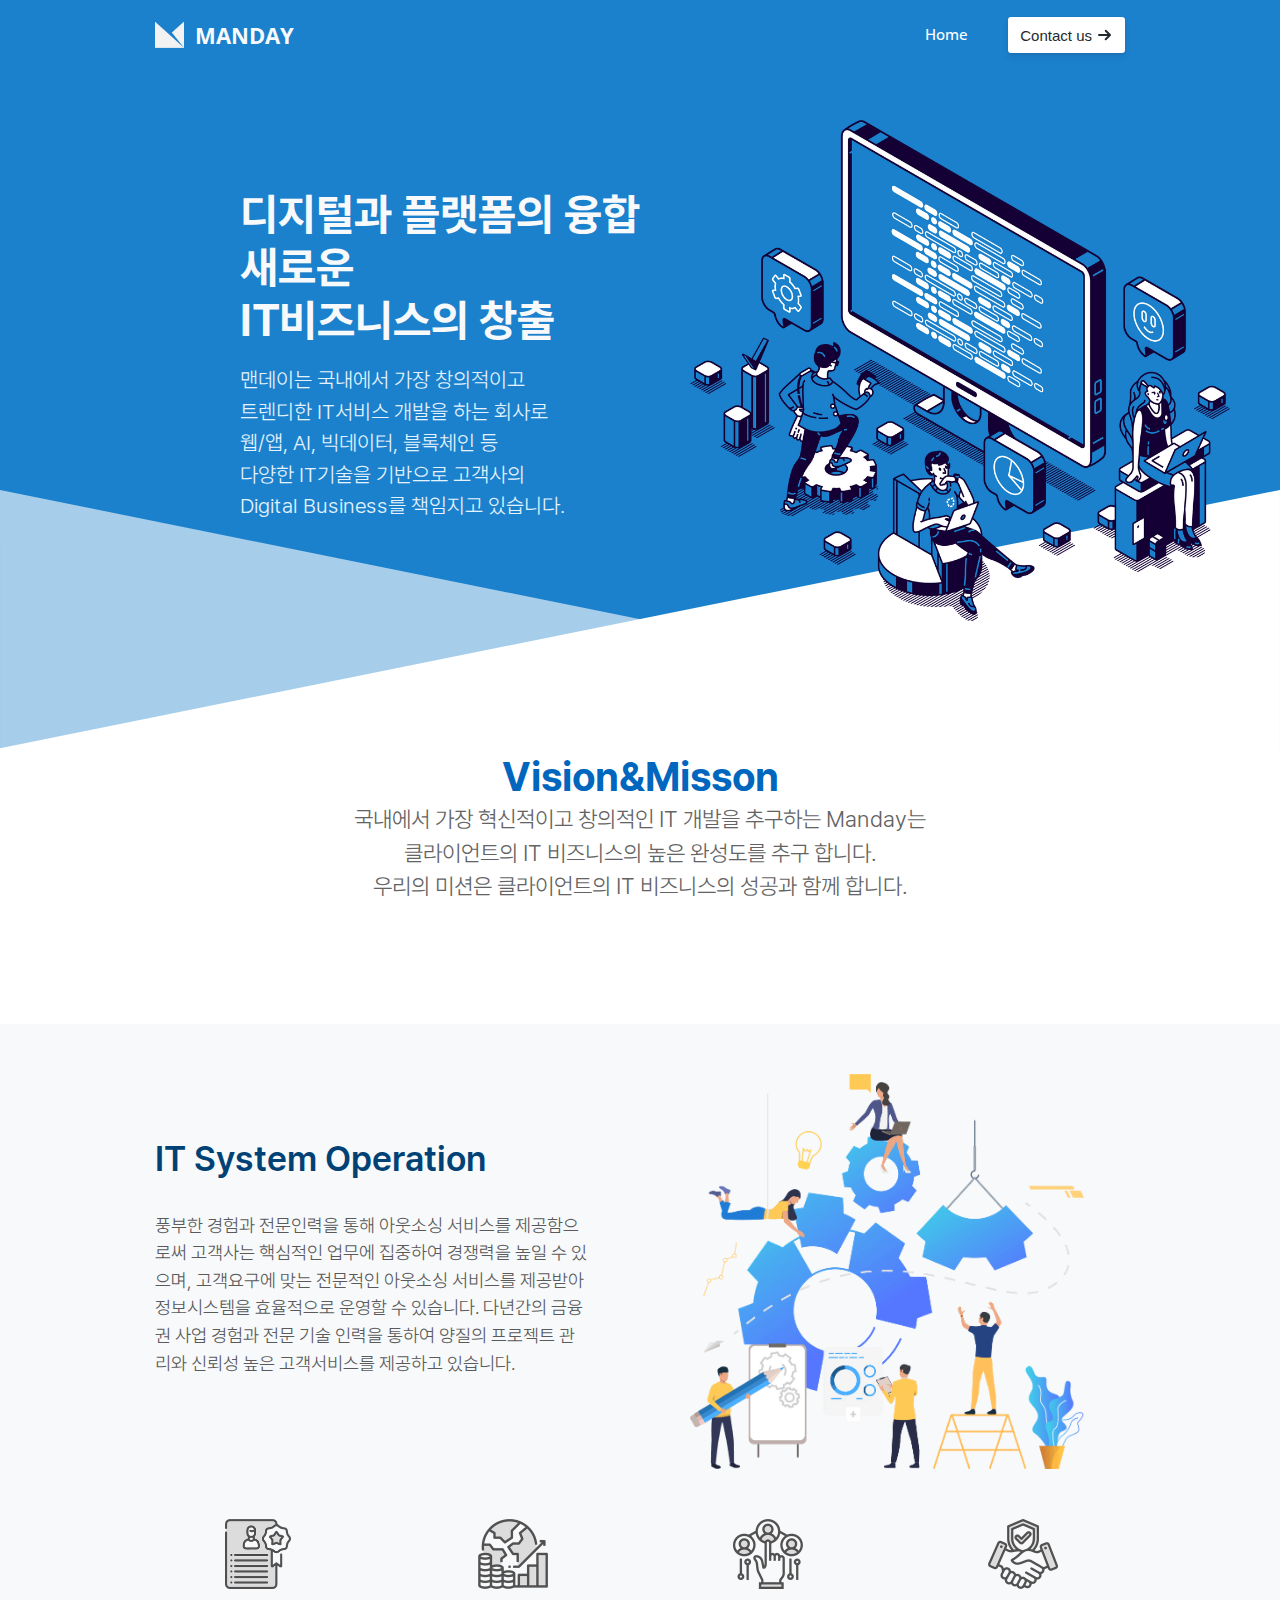
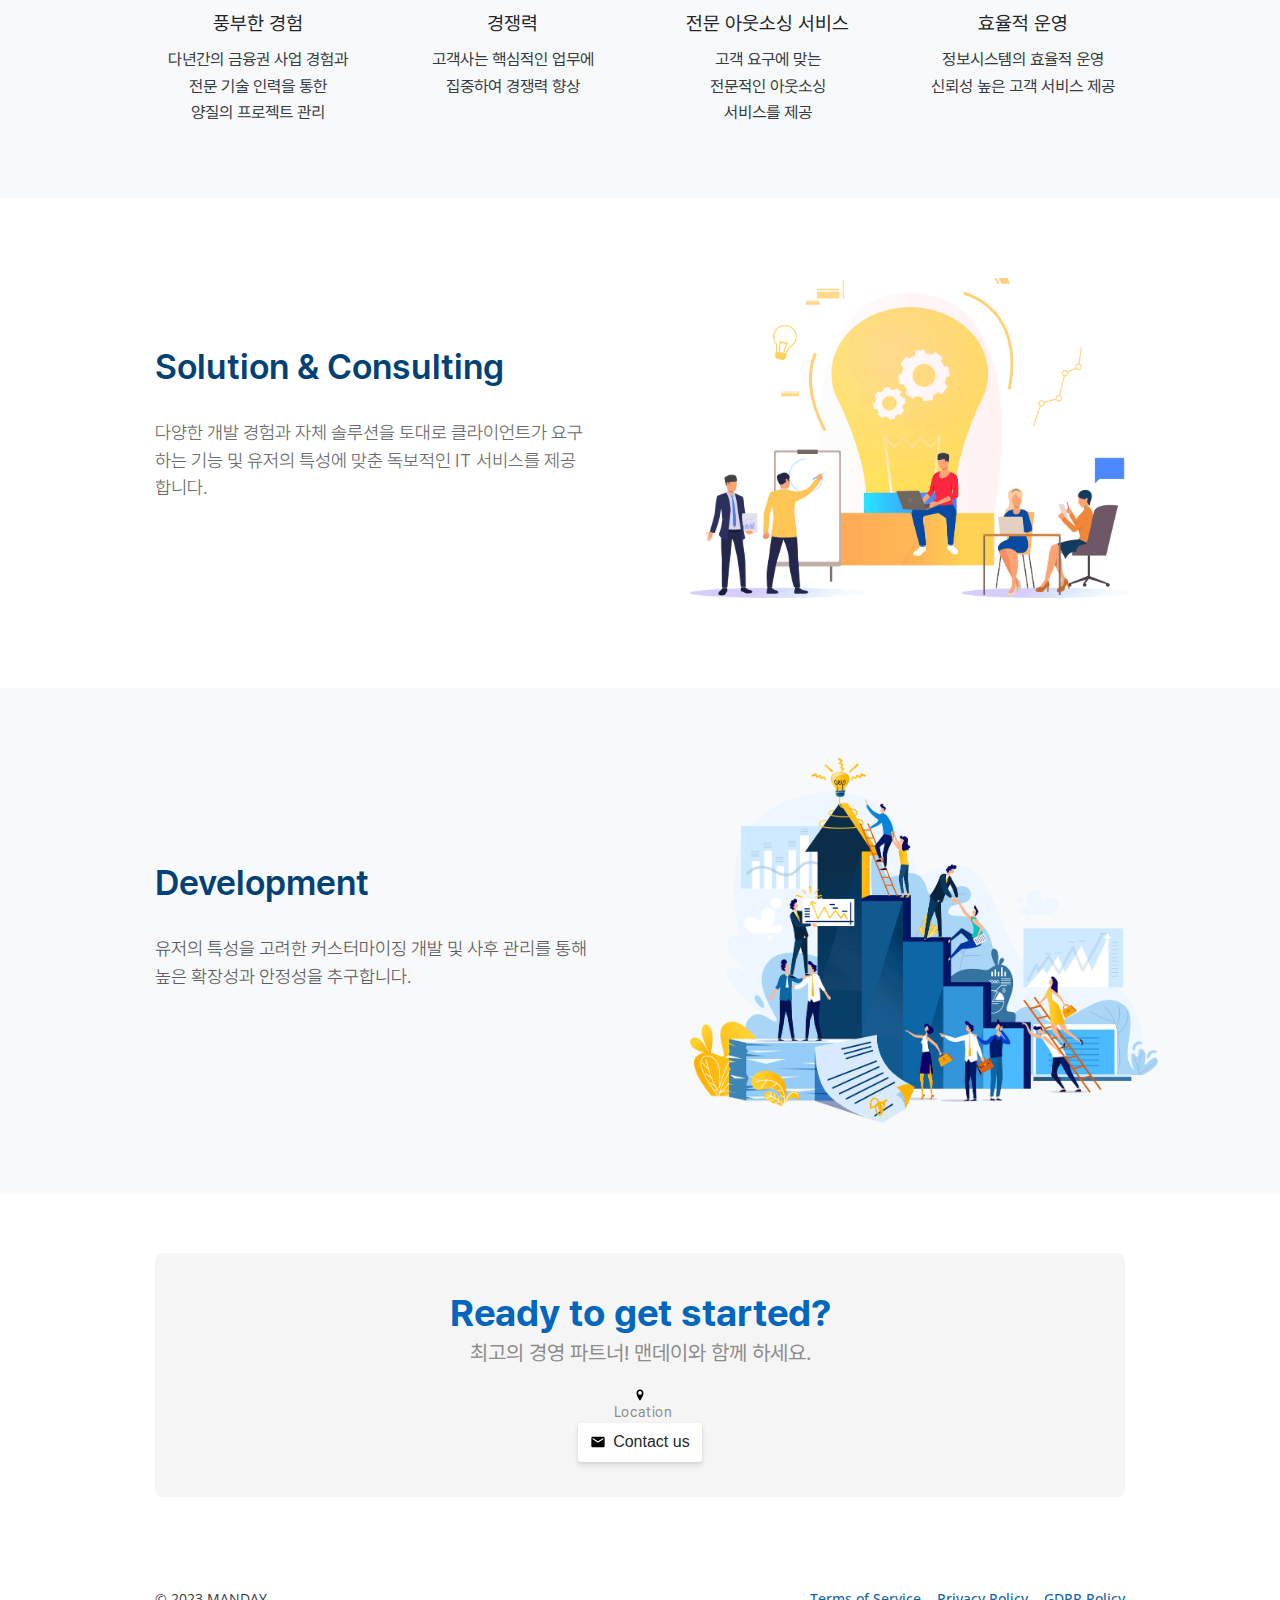
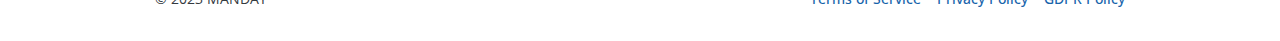
<file: index.html>
<!DOCTYPE html>
<html lang="en">
<head>
    <meta charset="utf-8">
    <meta http-equiv="x-ua-compatible" content="ie=edge">
    <meta name="viewport" content="width=device-width,initial-scale=1,shrink-to-fit=no">
    <title>맨데이</title>
    <meta name="twitter:title" content="맨데이">
    <meta name="description"
          content="This description shows when you share a link to your page on Facebook or Twitter.">
    <meta name="twitter:description"
          content="This description shows when you share a link to your page on Facebook or Twitter.">
    <link rel="icon" href="./lib_YMyasMeaZCKRByeS/jtvfz5xsvkvn62mc.svg?w=64&amp;h=64">
    <link rel="canonical" href="https://635pu2w7kf7u.umso.co">
    <link rel="stylesheet" href="css/635pu2w7kf7u-0c810e7bd666e1824d2a5249ba78d369906f6d04.css">
    <style type="text/css">body {
        font-family: 'Open Sans';
        font-size: 14px;
        font-weight: 400;
        --title-scale: 1;
    }

    @media only screen and (max-width: 750px) {
        body {
            --title-scale: 0.7;
        }
    }

    .wr {
        max-width: 1030px;
        max-width: var(--wr-max);
    }

    .section:not(.dark) {
        --color-1: #f8f9fa;
        --color-2: #f1f3f5;
        --color-1-inv: #212529;
        --color-2-inv: #343a40;
    }

    .section.dark {
        --color-1: #212529;
        --color-2: #343a40;
        --color-1-inv: #f8f9fa;
        --color-2-inv: #f1f3f5;
    }

    .section:not(.dark), .theme--light, .section:not(.dark) .color-2, .theme--light .color-2 {
        color: #f1f3f5;

    }

    .section.dark, .theme--dark, .section.dark .color-2, .theme--dark .color-2 {
        color: #343a40;
    }

    .section:not(.dark) .color-1, .theme--light .color-1 {
        color: #f8f9fa;
    }

    .section.dark .color-1, .theme--dark .color-1 {
        color: #212529;
    }

    .section:not(.dark) .color-2, .theme--light .color-2 {
        color: #f1f3f5;
    }

    .section.dark .color-2, .theme--light .color-2 {
        color: #343a40;
    }

    a:not(.btn), .link {
        color: #4dabf7;
        --link-hover-bg: rgba(77, 171, 247, 0.05);
        --link-hover: #0a7ad4;
    }

    .dark a:not(.btn), .dark .link, .theme--dark .link, .theme--dark a:not(.btn) {
        color: #1864ab;
        --link-hover-bg: rgba(24, 100, 171, 0.05);
        --link-hover: #0b3052;
    }

    @font-face {
        font-family: 'Pretendard-Bold.woff,sans-serif';
        font-style: normal;
        font-weight: 400;
        src: url(./lib_lLBWkGDCSLgpndYp/7z2f1v3ueydegvhc.woff);
    }

    @font-face {
        font-family: 'Pretendard-Light.woff,sans-serif';
        font-style: normal;
        font-weight: 400;
        src: url(./lib_lLBWkGDCSLgpndYp/pevgq4cawhkg4457.woff);
    }

    @font-face {
        font-family: 'Pretendard-SemiBold.woff,sans-serif';
        font-style: normal;
        font-weight: 400;
        src: url(./lib_lLBWkGDCSLgpndYp/lc6242om9obqv7xb.woff);
    }

    @font-face {
        font-family: 'Pretendard-Regular.woff,sans-serif';
        font-style: normal;
        font-weight: 400;
        src: url(./lib_lLBWkGDCSLgpndYp/rwikrzov8ku8pmxs.woff);
    }

    .weight-text {
        font-weight: 400;
    }

    .weight-text-m {
        font-weight: 500;
    }

    .weight-text-h {
        font-weight: 600;
    }

    .weight-title {
        font-weight: 0;
    }

    .weight-title-m {
        font-weight: 0;
    }

    .weight-title-h {
        font-weight: 700;
    }

    .font-title {
        font-family: 'Open Sans';
    }

    body {
        --btn-radius: 3px;
    }

    .btn {
        display: inline-flex;
        position: relative;
        background: #eee;
        justify-content: center;
        align-items: center;
        text-decoration: none;
        margin: 0;
        padding: 0.7em 0.8em;
        line-height: 1;
        color: var(--color);
        border: none;
        border-radius: 3px;
        font-family: -apple-system, BlinkMacSystemFont, Segoe UI, Helvetica, Arial, sans-serif;
        font-size: 1.05em;
        font-weight: 500;
        outline: none;
        cursor: pointer;
        box-sizing: border-box;
        text-decoration: none;
        transition: all 0.2s ease-in-out;
    }

    .btn span {
        text-decoration: none;
    }

    .btn--large {
        font-size: 1.2em;
    }

    .btn svg:first-child {
        margin-right: 0.4em;
    }

    .btn svg:last-child {
        margin-left: 0.4em;
    }

    .btn:hover {
        text-decoration: none;
    }

    .btn:hover span {
        text-decoration: none;
    }

    .btn {
        font-size: 16px;
        color: rgb(36, 41, 46);
        background: #fff;
        border: none;
        box-shadow: 0px 4px 6px 0px rgba(50, 50, 93, .11), 0px 1px 3px 0px rgba(0, 0, 0, .08);
        padding: nullem nullem;
    }

    .btn:hover {
        background: #fefefe;
        border: none;
        box-shadow: 0px 4px 10px 0px rgba(50, 50, 93, .226), 0px 1px 3px 0px rgba(0, 0, 0, .08);
        padding: nullem nullem;
    }

    a, .link {
        text-decoration: none;
        font-weight: 500;
    }

    a:not(.btn):hover {
        text-decoration: underline
    }

    .section.section--orsqxxao7omlgk5s a:not(.btn), .section.section--orsqxxao7omlgk5s .link {
        color: #FFFFFF;
        --link-hover-bg: rgba(255, 255, 255, 0.05);
        --link-hover: #cccccc;
    }

    .section.section--orsqxxao7omlgk5s {
        --color-link: #FFFFFF;
    }

    .section.section--t0r603ymcoj .font-title {
        font-family: 'Pretendard-Bold.woff,sans-serif';
    }

    .section.section--t0r603ymcoj .font-title {
        font-weight: 400;
    }

    .section.section--t0r603ymcoj .weight-text {
        font-weight: 400;
    }

    .section.section--t0r603ymcoj .font-title {
        font-size: 44px;
        font-size: calc(44px * var(--title-scale));
    }

    .section.section--max5tbeqdh .font-title {
        font-family: 'Pretendard-Bold.woff,sans-serif';
    }

    .section.section--max5tbeqdh .font-title {
        font-weight: 400;
    }

    .section.section--max5tbeqdh .weight-text {
        font-weight: 400;
    }

    .section.section--max5tbeqdh .font-title {
        font-size: 40px;
        font-size: calc(40px * var(--title-scale));
    }

    .section.section--max5tbeqdh .color-1 {
        color: rgb(0, 102, 190);
    }

    .section.section--max5tbeqdh {
        --color: rgb(0, 102, 190);
    }

    .section.section--max5tbeqdh a:not(.btn), .section.section--max5tbeqdh .link {
        color: rgb(255, 255, 255);
        --link-hover-bg: rgba(255, 255, 255, 0.05);
        --link-hover: rgb(204, 204, 204);
    }

    .section.section--max5tbeqdh {
        --color-link: rgb(255, 255, 255);
    }

    .section.section--8qhz7zj72oj620z1 .font-title {
        font-family: 'Pretendard-Bold.woff,sans-serif';
    }

    .section.section--8qhz7zj72oj620z1 .font-title {
        font-weight: 400;
    }

    .section.section--8qhz7zj72oj620z1 .weight-text {
        font-weight: 400;
    }

    .section.section--8qhz7zj72oj620z1 .font-title {
        font-size: 40px;
        font-size: calc(40px * var(--title-scale));
    }

    .section.section--8qhz7zj72oj620z1 .color-1 {
        color: rgb(0, 102, 190);
    }

    .section.section--8qhz7zj72oj620z1 {
        --color: rgb(0, 102, 190);
    }

    .section.section--8qhz7zj72oj620z1 a:not(.btn), .section.section--8qhz7zj72oj620z1 .link {
        color: rgb(255, 255, 255);
        --link-hover-bg: rgba(255, 255, 255, 0.05);
        --link-hover: rgb(204, 204, 204);
    }

    .section.section--8qhz7zj72oj620z1 {
        --color-link: rgb(255, 255, 255);
    }

    .section.section--bvs6tksix52uh540 .font-title {
        font-family: 'Pretendard-SemiBold.woff,sans-serif';
    }

    .section.section--bvs6tksix52uh540 .font-title {
        font-weight: 400;
    }

    .section.section--bvs6tksix52uh540 .weight-text {
        font-weight: 400;
    }

    .section.section--bvs6tksix52uh540 .font-title {
        font-size: 35px;
        font-size: calc(35px * var(--title-scale));
    }

    .section.section--bvs6tksix52uh540 .color-1 {
        color: rgb(1, 66, 118);
    }

    .section.section--bvs6tksix52uh540 {
        --color: rgb(1, 66, 118);
    }

    .section.section--grs79caylq9m5l90 .font-title {
        font-family: 'Pretendard-SemiBold.woff,sans-serif';
    }

    .section.section--grs79caylq9m5l90 .font-title {
        font-weight: 400;
    }

    .section.section--grs79caylq9m5l90 .weight-text {
        font-weight: 400;
    }

    .section.section--p6e03abxc0920eea .font-title {
        font-family: 'Pretendard-SemiBold.woff,sans-serif';
    }

    .section.section--p6e03abxc0920eea .font-title {
        font-weight: 400;
    }

    .section.section--p6e03abxc0920eea .weight-text {
        font-weight: 400;
    }

    .section.section--p6e03abxc0920eea .font-title {
        font-size: 35px;
        font-size: calc(35px * var(--title-scale));
    }

    .section.section--p6e03abxc0920eea .color-1 {
        color: rgb(1, 66, 118);
    }

    .section.section--p6e03abxc0920eea {
        --color: rgb(1, 66, 118);
    }

    .section.section--ixkgmr4fhkkoy50o .font-title {
        font-family: 'Pretendard-SemiBold.woff,sans-serif';
    }

    .section.section--ixkgmr4fhkkoy50o .font-title {
        font-weight: 400;
    }

    .section.section--ixkgmr4fhkkoy50o .weight-text {
        font-weight: 400;
    }

    .section.section--ixkgmr4fhkkoy50o .font-title {
        font-size: 35px;
        font-size: calc(35px * var(--title-scale));
    }

    .section.section--ixkgmr4fhkkoy50o .color-1 {
        color: rgb(1, 66, 118);
    }

    .section.section--ixkgmr4fhkkoy50o {
        --color: rgb(1, 66, 118);
    }

    .section.section--ds05wm1clzn .font-title {
        font-family: 'Pretendard-Bold.woff,sans-serif';
    }

    .section.section--ds05wm1clzn .font-title {
        font-weight: 400;
    }

    .section.section--ds05wm1clzn .weight-text {
        font-weight: 400;
    }

    .section.section--ds05wm1clzn .color-1 {
        color: rgb(0, 102, 190);
    }

    .section.section--ds05wm1clzn {
        --color: rgb(0, 102, 190);
    }

    .section.section--36p79mjvpukhjzi5 .font-title {
        font-family: 'Pretendard-Bold.woff,sans-serif';
    }

    .section.section--36p79mjvpukhjzi5 .font-title {
        font-weight: 400;
    }

    .section.section--36p79mjvpukhjzi5 .weight-text {
        font-weight: 400;
    }

    .section.section--36p79mjvpukhjzi5 .color-1 {
        color: rgb(0, 102, 190);
    }

    .section.section--36p79mjvpukhjzi5 {
        --color: rgb(0, 102, 190);
    }</style>
    <link href="https://fonts.googleapis.com/css?family=Open+Sans:700|Open+Sans:600,400,500&amp;display=fallback"
          rel="stylesheet">
</head>
<body>
<script>!function () {
    const e = false;
    window.SendEvent = function (n) {
        if (!n) return void console.error('error when sending event');
        const t = JSON.stringify({
            siteId: n.siteId,
            category: n.category,
            name: n.name,
            data: n.data,
            isPriorBlockingEnabled: e
        });
        if (n.asBeacon && navigator.sendBeacon) return void navigator.sendBeacon('/api/event', t);
        let o = new XMLHttpRequest;
        o.open('POST', '/api/event', !0), o.setRequestHeader('Content-Type', 'application/x-www-form-urlencoded; charset=UTF-8'), o.send(t)
    }
}();</script>
<script>!function () {
    const e = false;
    window.PageView = function () {
    }
}();</script>
<div id="header" class="section header section--orsqxxao7omlgk5s" style="--wr-max:1030px">
    <div class="wr color-1" style="margin-top:10px;margin-bottom:10px">
        <div id="headerNav">
            <div class="logoWrapper" id="headerLogo"><a href="./index.html" class="header__logoImg"><img
                    src="./lib_YMyasMeaZCKRByeS/jfq6zbmgx4hlktxl.png?w=58" width="29" alt="[object Object]"></a><a
                    href="./index.html" class="header__logo" style="font-weight:700;font-size:22px">MANDAY</a></div>
            <div class="spacer"></div>
            <div class="headerNav__links">
<!--                <a href="./map.html">map</a>-->
                <a href="./index.html">Home</a>
            </div>
            <div class="header__navCtas"><a id="btn_u157coiuaff" class="btn primary" href="./contact.html"><span>Contact us</span>
                <svg width="1em" viewBox="0 0 15 12" xmlns="http://www.w3.org/2000/svg">
                    <path d="M9.6 7H1a1 1 0 1 1 0-2h8.6L7 2.4A1 1 0 0 1 8.4 1l4.3 4.2c.2.3.3.5.3.8 0 .3-.1.5-.3.7L8.4 11A1 1 0 1 1 7 9.5L9.6 7z"
                          fill="currentColor"></path>
                </svg>
            </a></div>
        </div>
        <div id="headerMenuButton" class="burger">Menu</div>
    </div>
    <div class="headerMenu">
        <div id="headerDrawerBackdrop" class="headerMenu__backdrop"></div>
        <div class="headerMenu__wrapper" style="background-color:rgb(21, 101, 159)">
            <ul class="headerMenu__links">
<!--                <li><a href="./map.html" class="drawerLink">map</a></li>-->
                <li><a href="./index.html" class="drawerLink">Home</a></li>
                <li>
                    <div class="drawerButtonChildren"><a href="./contact.html">
                        <div class="headerButtonChild__meta">Contact us</div>
                        <svg width="13" height="12" xmlns="http://www.w3.org/2000/svg">
                            <path d="M9.557 7H1a1 1 0 1 1 0-2h8.586L7.007 2.421a1 1 0 0 1 1.414-1.414l4.243 4.243c.203.202.3.47.292.736a.997.997 0 0 1-.292.735L8.42 10.964A1 1 0 1 1 7.007 9.55L9.557 7z"
                                  fill="currentColor"></path>
                        </svg>
                    </a></div>
                </li>
            </ul>
        </div>
    </div>
</div>
<div id="hero" class="section section--hero section--noPadding section--left section--t0r603ymcoj"
     style="background-color:rgb(27, 129, 204);--pdx-min-height:0px;--wr-max:1030px;font-size:14px;color:rgb(228, 243, 255);font-family:&#x27;Pretendard-Light.woff,sans-serif&#x27;">
    <div id="headerSpacer" style="height:50px"></div>
    <script>!function () {
        var e, t = document.getElementById("header"), n = document.getElementById("headerSpacer");
        t && n && (e = t.getBoundingClientRect().height, n.setAttribute("style", "height:" + e + "px"))
    }()</script>
    <div class="divider divider--slantedCrossed divider--front">
        <svg viewBox="0 0 1695 347">
            <g fill="#fff" fill-rule="evenodd">
                <path d="M0 341.993L1695 0v347H0z"></path>
                <path opacity=".61" d="M1695 341.993L0 0v347h1695z"></path>
            </g>
        </svg>
    </div>
    <div class="ft ft--left" style="--pdx-pt:0;--pdx-pb:80">
        <div class="ft__half">
            <div class="ft__wrapper" style="max-width:485px">
                <div class="ft__content"><h1 class="hero__title color-1 weight-title-h font-title">디지털과 플랫폼의 융합<br>새로운
                    IT비즈니스의 창출</h1>
                    <p class="hero__subtitle weight-text">맨데이는 국내에서 가장 창의적이고 <br>트렌디한 IT서비스 개발을 하는 회사로 <br>웹/앱, AI, 빅데이터, 블록체인 등 <br>다양한 IT기술을 기반으로 고객사의<br>Digital Business를 책임지고 있습니다.</p>
                    <div class="ctas"></div>
                    <div class="hero__ctaInfo"></div>
                </div>
            </div>
        </div>
        <div class="ft__half pdx pdxParent--img-transparent" style="--pdx-maxheight:1.04">
            <div class="pdxItem pdxItem--img-transparent"><img
                    src="./lib_YMyasMeaZCKRByeS/74x0mh9mgszfjabr.png?w=1200&amp;h=900&amp;fit=max"
                    srcset="./lib_YMyasMeaZCKRByeS/74x0mh9mgszfjabr.png?w=1200&amp;h=900&amp;fit=max, ./lib_YMyasMeaZCKRByeS/74x0mh9mgszfjabr.png?w=1200&amp;h=900&amp;fit=max&amp;dpr=2 2x"
                    alt="main-2_1.png"></div>
        </div>
    </div>
</div>
<div id="titles-PC" class="section section--titles section--center dark section--max5tbeqdh hideOnMobile"
     style="padding-bottom:120px;padding-top:0;--pdx-min-height:0px;--wr-max:1030px;font-size:15px;color:rgb(99, 99, 99);font-family:&#x27;Pretendard-Light.woff,sans-serif&#x27;">
    <div class="divider divider--slantedCrossed divider--back">
        <svg viewBox="0 0 1695 347">
            <g fill="#fff" fill-rule="evenodd">
                <path d="M0 341.993L1695 0v347H0z"></path>
                <path opacity=".61" d="M1695 341.993L0 0v347h1695z"></path>
            </g>
        </svg>
    </div>
    <div class="wr"><h2 class="color-1 weight-title-h font-title section__title center">Vision&amp;Misson</h2>
        <p class="weight-text section__subtitle center" style="margin-bottom:0">국내에서 가장 혁신적이고 창의적인 IT 개발을 추구하는
            Manday는<br>클라이언트의 IT 비즈니스의 높은 완성도를 추구 합니다.<br>우리의 미션은 클라이언트의 IT 비즈니스의 성공과 함께 합니다.</p></div>
</div>
<div id="titles-mobile"
     class="section section--titles section--center dark section--8qhz7zj72oj620z1 hideOnDesktop hideOnTablet"
     style="padding-bottom:120px;padding-top:114px;--pdx-min-height:0px;--wr-max:1030px;font-size:12px;color:rgb(99, 99, 99);font-family:&#x27;Pretendard-Light.woff,sans-serif&#x27;">
    <div class="wr"><h2 class="color-1 weight-title-h font-title section__title center">Vision&amp;Misson</h2>
        <p class="weight-text section__subtitle center" style="margin-bottom:0">국내에서 가장 혁신적이고 창의적인<br>IT 개발을 추구하는
            Manday는<br>클라이언트의 IT 비즈니스의<br>높은 완성도를 추구 합니다.<br>우리의 미션은 클라이언트의<br>IT 비즈니스의 성공과 함께 합니다.</p></div>
</div>
<div id="feature" class="section section--feature section--noPadding section--left dark section--bvs6tksix52uh540"
     style="background-color:#f8f9fa;--pdx-min-height:0px;--wr-max:1030px;font-size:16px;color:rgb(90, 90, 90);font-family:&#x27;Pretendard-Light.woff,sans-serif&#x27;">
    <div class="ft ft--left" style="--pdx-pt:0;--pdx-pb:0">
        <div class="ft__half">
            <div class="ft__wrapper" style="max-width:485px">
                <div class="ft__content"><h2 class="color-1 weight-title-h font-title section__title left"
                                             style="margin-bottom:0">IT System Operation</h2>
                    <div class="ft__description">
                        <div class="ftPoint">
                            <div class="ftPoint__meta"><h3 class="ftPoint__title color-1 weight-text-m"></h3>
                                <div class="ftPoint__description"><p>풍부한 경험과 전문인력을 통해 아웃소싱 서비스를 제공함으로써 고객사는 핵심적인 업무에
                                    집중하여 경쟁력을 높일 수 있으며, 고객요구에 맞는 전문적인 아웃소싱 서비스를 제공받아 정보시스템을 효율적으로 운영할 수 있습니다. 다년간의 금융권
                                    사업 경험과 전문 기술 인력을 통하여 양질의 프로젝트 관리와 신뢰성 높은 고객서비스를 제공하고 있습니다.</p></div>
                            </div>
                        </div>
                        <div class="ftChecks col-sec"></div>
                    </div>
                </div>
            </div>
        </div>
        <div class="ft__half pdx pdxParent--img-transparent" style="--pdx-maxheight:0.79">
            <div class="pdxItem pdxItem--img-transparent"><img
                    src="./lib_YMyasMeaZCKRByeS/um16fqluseu3erse.png?w=1200&amp;h=900&amp;fit=max"
                    srcset="./lib_YMyasMeaZCKRByeS/um16fqluseu3erse.png?w=1200&amp;h=900&amp;fit=max, ./lib_YMyasMeaZCKRByeS/um16fqluseu3erse.png?w=1200&amp;h=900&amp;fit=max&amp;dpr=2 2x"
                    alt="IT System Operation.png"></div>
        </div>
    </div>
</div>
<div id="features" class="section section--features section--center dark section--grs79caylq9m5l90"
     style="background-color:#f8f9fa;padding-bottom:72px;padding-top:0;--pdx-min-height:0px;--wr-max:1030px;font-size:15px;font-family:&#x27;Pretendard-Regular.woff,sans-serif&#x27;">
    <div class="wr">
        <div class="features features-trio features--center">
            <div class="feature">
                <div class="icon xlarge"
                     style="height:70px;width:70px;background-image:url(./lib_YMyasMeaZCKRByeS/l3b8wfmo14hooscj.png?w=140&amp;h=140)"></div>
                <h3 class="feature__title color-1 weight-text-m">풍부한 경험</h3>
                <div class="feature__description"><p>다년간의 금융권 사업 경험과<br>전문 기술 인력을 통한<br>양질의 프로젝트 관리</p></div>
            </div>
            <div class="feature">
                <div class="icon xlarge"
                     style="height:70px;width:70px;background-image:url(./lib_YMyasMeaZCKRByeS/32sk4t0yavvrxz7e.png?w=140&amp;h=140)"></div>
                <h3 class="feature__title color-1 weight-text-m">경쟁력</h3>
                <div class="feature__description"><p>고객사는 핵심적인 업무에<br>집중하여 경쟁력 향상</p></div>
            </div>
            <div class="feature">
                <div class="icon xlarge"
                     style="height:70px;width:70px;background-image:url(./lib_YMyasMeaZCKRByeS/fsriekzsfzkb4daw.png?w=140&amp;h=140)"></div>
                <h3 class="feature__title color-1 weight-text-m">전문 아웃소싱 서비스</h3>
                <div class="feature__description"><p>고객 요구에 맞는<br>전문적인 아웃소싱<br>서비스를 제공</p></div>
            </div>
            <div class="feature">
                <div class="icon xlarge"
                     style="height:70px;width:70px;background-image:url(./lib_YMyasMeaZCKRByeS/625td0w5w581ezgb.png?w=140&amp;h=140)"></div>
                <h3 class="feature__title color-1 weight-text-m">효율적 운영</h3>
                <div class="feature__description"><p>정보시스템의 효율적 운영<br>신뢰성 높은 고객 서비스 제공</p></div>
            </div>
        </div>
    </div>
</div>
<div id="feature" class="section section--feature section--noPadding section--left dark section--p6e03abxc0920eea"
     style="--pdx-min-height:0px;--wr-max:1030px;font-size:16px;color:rgb(108, 108, 108);font-family:&#x27;Pretendard-Light.woff,sans-serif&#x27;">
    <div class="ft ft--left" style="--pdx-pt:30;--pdx-pb:40">
        <div class="ft__half">
            <div class="ft__wrapper" style="max-width:485px">
                <div class="ft__content"><h2 class="color-1 weight-title-h font-title section__title left"
                                             style="margin-bottom:0">Solution &amp; Consulting</h2>
                    <div class="ft__description">
                        <div class="ftPoint">
                            <div class="ftPoint__meta"><h3 class="ftPoint__title color-1 weight-text-m"></h3>
                                <div class="ftPoint__description">
                                    <p>다양한 개발 경험과 자체 솔루션을 토대로 클라이언트가 요구하는 기능 및 유저의 특성에 맞춘 독보적인 IT 서비스를 제공합니다.</p>
                                </div>
                            </div>
                        </div>
                        <div class="ftChecks col-sec"></div>
                    </div>
                </div>
            </div>
        </div>
        <div class="ft__half pdx pdxParent--img-transparent" style="--pdx-maxheight:0.64">
            <div class="pdxItem pdxItem--img-transparent"><img
                    src="./lib_YMyasMeaZCKRByeS/za3cf47ghnhjcyrl.png?w=1200&amp;h=900&amp;fit=max"
                    srcset="./lib_YMyasMeaZCKRByeS/za3cf47ghnhjcyrl.png?w=1200&amp;h=900&amp;fit=max, ./lib_YMyasMeaZCKRByeS/za3cf47ghnhjcyrl.png?w=1200&amp;h=900&amp;fit=max&amp;dpr=2 2x"
                    alt="Solution &amp; Consulting.png"></div>
        </div>
    </div>
</div>
<div id="feature" class="section section--feature section--noPadding section--left dark section--ixkgmr4fhkkoy50o"
     style="background-color:#f8f9fa;--pdx-min-height:0px;--wr-max:1030px;font-size:16px;color:rgb(94, 94, 94);font-family:&#x27;Pretendard-Light.woff,sans-serif&#x27;">
    <div class="ft ft--left" style="--pdx-pt:20;--pdx-pb:20">
        <div class="ft__half">
            <div class="ft__wrapper" style="max-width:485px">
                <div class="ft__content"><h2 class="color-1 weight-title-h font-title section__title left"
                                             style="margin-bottom:0">Development</h2>
                    <div class="ft__description">
                        <div class="ftPoint">
                            <div class="ftPoint__meta"><h3 class="ftPoint__title color-1 weight-text-m"></h3>
                                <div class="ftPoint__description"><p>유저의 특성을 고려한 커스터마이징 개발 및 사후 관리를 통해 높은 확장성과 안정성을 추구합니다.</p>
                                </div>
                            </div>
                        </div>
                        <div class="ftChecks col-sec"></div>
                    </div>
                </div>
            </div>
        </div>
        <div class="ft__half pdx pdxParent--img-transparent" style="--pdx-maxheight:0.73">
            <div class="pdxItem pdxItem--img-transparent"><img
                    src="./lib_YMyasMeaZCKRByeS/ulwcy5699lxlcd59.png?w=1200&amp;h=900&amp;fit=max"
                    srcset="./lib_YMyasMeaZCKRByeS/ulwcy5699lxlcd59.png?w=1200&amp;h=900&amp;fit=max, ./lib_YMyasMeaZCKRByeS/ulwcy5699lxlcd59.png?w=1200&amp;h=900&amp;fit=max&amp;dpr=2 2x"
                    alt="Development.png"></div>
        </div>
    </div>
</div>
<div id="cta-PC" class="section section--cta section--center dark section--ds05wm1clzn hideOnMobile"
     style="padding-bottom:60px;padding-top:60px;--pdx-min-height:0px;--wr-max:1030px;color:rgb(140, 140, 140);font-family:&#x27;Pretendard-Regular.woff,sans-serif&#x27;">
    <div class="wr">
        <div class="sectionBox" style="background:#F5F5F5;border-radius:8px;box-shadow:none;padding:2.5em 3em">
            <div class="wr">
                <div class="cta__titles"><h2 class="color-1 weight-title-h font-title section__title center">Ready to
                    get started?</h2>
                    <p class="weight-text section__subtitle center" style="margin-bottom:50px">최고의 경영 파트너! 맨데이와 함께
                        하세요.</p></div>
<!--                <div class="ctas"><a id="btn_llw8eooe62i" class="btn primary btn&#45;&#45;large" href="./map.html">-->
                    <div class="iconWrapper medium true" style="width:1em;height:1em">
                        <svg class="icon icon--button" xmlns="http://www.w3.org/2000/svg" width="1em" height="1em"
                             viewBox="0 0 20 20">
                            <path fill="#000"
                                  d="M10 2.009c-2.762 0-5 2.229-5 4.99 0 4.774 5 11 5 11s5-6.227 5-11c0-2.76-2.238-4.99-5-4.99zm0 7.751a2.7 2.7 0 1 1 0-5.4 2.7 2.7 0 0 1 0 5.4z"></path>
                        </svg>
                    </div>
                    <span style="margin-left:0.3em;padding-left:2px">Location</span></a><a id="btn_4b5ra41uisj"
                                                                                           class="btn btn--large"
                                                                                           href="./contact.html">
                    <div class="iconWrapper medium true" style="width:1em;height:1em">
                        <div class="icon medium"
                             style="height:1em;width:1em;background-image:url(./lib_LotZLYZyVeEMBxSp/yc7wt83v7k62xnzl.svg?w=68&amp;h=68)"></div>
                    </div>
                    <span style="margin-left:0.3em;padding-left:2px">Contact us</span></a></div>
            </div>
        </div>
    </div>
</div>
<div id="cta-mobile"
     class="section section--cta section--center dark section--36p79mjvpukhjzi5 hideOnDesktop hideOnTablet"
     style="padding-bottom:60px;padding-top:60px;--pdx-min-height:0px;--wr-max:1030px;color:rgb(140, 140, 140);font-family:&#x27;Pretendard-Regular.woff,sans-serif&#x27;">
    <div class="wr">
        <div class="sectionBox" style="background:#F5F5F5;border-radius:8px;box-shadow:none;padding:2.5em 3em">
            <div class="wr">
                <div class="cta__titles"><h2 class="color-1 weight-title-h font-title section__title center">Ready to
                    get started?</h2>
                    <p class="weight-text section__subtitle center" style="margin-bottom:50px">최고의 경영 파트너!<br>맨데이와 함께
                        하세요.</p></div>
<!--                <div class="ctas"><a id="btn_vnfutyleirt" class="btn primary btn&#45;&#45;large" href="./map.html">-->
                    <div class="iconWrapper medium true" style="width:1em;height:1em">
                        <svg class="icon icon--button" xmlns="http://www.w3.org/2000/svg" width="1em" height="1em"
                             viewBox="0 0 20 20">
                            <path fill="#000"
                                  d="M10 2.009c-2.762 0-5 2.229-5 4.99 0 4.774 5 11 5 11s5-6.227 5-11c0-2.76-2.238-4.99-5-4.99zm0 7.751a2.7 2.7 0 1 1 0-5.4 2.7 2.7 0 0 1 0 5.4z"></path>
                        </svg>
                    </div>
                    <span style="margin-left:0.3em;padding-left:2px">Location</span></a><a id="btn_zo2rdfcgrv"
                                                                                           class="btn btn--large"
                                                                                           href="./contact.html">
                    <div class="iconWrapper medium true" style="width:1em;height:1em">
                        <div class="icon medium"
                             style="height:1em;width:1em;background-image:url(./lib_LotZLYZyVeEMBxSp/yc7wt83v7k62xnzl.svg?w=68&amp;h=68)"></div>
                    </div>
                    <span style="margin-left:0.3em;padding-left:2px">Contact us</span></a></div>
            </div>
        </div>
    </div>
</div>
<footer id="footer" class="section section--footer section--center dark"
        style="background-color:#fff;padding-bottom:15px;padding-top:15px;--pdx-min-height:0px;--wr-max:1030px">
    <div class="wr">
        <div class="footer footer--simple">
            <div class="footer__primary">
                <nav class="footer__linkRow"></nav>
                <span>© 2023 MANDAY</span></div>
            <nav class="footer__linkRow"><a href="#">Terms of Service</a><a href="#">Privacy Policy</a><a href="#">GDPR
                Policy</a></nav>
        </div>
    </div>
</footer>
<script>window.PageView()</script>
<script>!function () {
    function e() {
        window.innerWidth < s + l + 60 + (u ? 60 : 40) + 10 ? d.classList.add("header--withDrawer") : d.classList.remove("header--withDrawer")
    }

    function t() {
        d.classList.toggle("header--drawerOpen")
    }

    var d = document.getElementById("header"), r = document.getElementById("headerMenuButton"),
        n = (document.getElementById("headerDrawer"), document.getElementById("headerDrawerBackdrop")),
        a = document.getElementById("headerLogo"), o = document.getElementById("headerNav"),
        c = document.querySelector("#header .headerMenu__wrapper"),
        i = document.querySelector("#headerNav .headerNav__links"),
        h = document.querySelector("#headerNav .header__navCtas"), s = a ? a.offsetWidth : 0,
        l = (i ? i.offsetWidth : 0) + (h ? h.offsetWidth : 0), u = o.classList.contains("logoCenter");
    r && (r.onclick = t), n && (n.onclick = t), c && (c.onclick = t), window.addEventListener("resize", e), e()
}()</script>
<script>!function (e, t) {
    "function" == typeof define && define.amd ? define([], function () {
        return t(e)
    }) : "object" == typeof exports ? module.exports = t(e) : e.SmoothScroll = t(e)
}("undefined" != typeof global ? global : "undefined" != typeof window ? window : this, function (I) {
    "use strict";

    function C() {
        for (var n = {}, e = 0; e < arguments.length; e++) !function (e) {
            for (var t in e) e.hasOwnProperty(t) && (n[t] = e[t])
        }(arguments[e]);
        return n
    }

    function c(t) {
        var n;
        try {
            n = decodeURIComponent(t)
        } catch (e) {
            n = t
        }
        return n
    }

    function s(e) {
        "#" === e.charAt(0) && (e = e.substr(1));
        for (var t, n, o = String(e), r = o.length, a = -1, i = "", c = o.charCodeAt(0); ++a < r;) {
            if (0 === (t = o.charCodeAt(a))) throw new InvalidCharacterError("Invalid character: the input contains U+0000.");
            i += 1 <= t && t <= 31 || 127 == t || 0 === a && 48 <= t && t <= 57 || 1 === a && 48 <= t && t <= 57 && 45 === c ? "\\" + t.toString(16) + " " : 128 <= t || 45 === t || 95 === t || 48 <= t && t <= 57 || 65 <= t && t <= 90 || 97 <= t && t <= 122 ? o.charAt(a) : "\\" + o.charAt(a)
        }
        try {
            n = decodeURIComponent("#" + i)
        } catch (e) {
            n = "#" + i
        }
        return n
    }

    function w() {
        return Math.max(document.body.scrollHeight, document.documentElement.scrollHeight, document.body.offsetHeight, document.documentElement.offsetHeight, document.body.clientHeight, document.documentElement.clientHeight)
    }

    function L(e) {
        return e ? (t = e, parseInt(I.getComputedStyle(t).height, 10) + e.offsetTop) : 0;
        var t
    }

    function A(e, t, n, o) {
        var r;
        t.emitEvents && "function" == typeof I.CustomEvent && (r = new CustomEvent(e, {
            bubbles: !0,
            detail: {anchor: n, toggle: o}
        }), document.dispatchEvent(r))
    }

    var H = {
        ignore: "[data-scroll-ignore]",
        header: null,
        topOnEmptyHash: !0,
        speed: 500,
        clip: !0,
        offset: 0,
        easing: "easeInOutCubic",
        customEasing: null,
        updateURL: !0,
        popstate: !0,
        emitEvents: !0
    };
    return function (o, e) {
        var v, r, S, E, t, b, O = {
            cancelScroll: function (e) {
                cancelAnimationFrame(b), b = null, e || A("scrollCancel", v)
            }
        };
        O.animateScroll = function (i, c, e) {
            var s, u, r, a, l, d, m, f, h, p, t, n, g = C(v || H, e || {}),
                y = "[object Number]" === Object.prototype.toString.call(i), o = y || !i.tagName ? null : i;
            (y || o) && (s = I.pageYOffset, g.header && !S && (S = document.querySelector(g.header)), E = E || L(S), l = y ? i : function (e, t, n, o) {
                var r = 0;
                if (e.offsetParent) for (; r += e.offsetTop, e = e.offsetParent;) ;
                return r = Math.max(r - t - n, 0), o && (r = Math.min(r, w() - I.innerHeight)), r
            }(o, E, parseInt("function" == typeof g.offset ? g.offset(i, c) : g.offset, 10), g.clip), d = l - s, m = w(), h = function (e, t) {
                var n, o, r, a = I.pageYOffset;
                if (e == t || a == t || (s < t && I.innerHeight + a) >= m) return O.cancelScroll(!0), o = t, r = y, 0 === (n = i) && document.body.focus(), r || (n.focus(), document.activeElement !== n && (n.setAttribute("tabindex", "-1"), n.focus(), n.style.outline = "none"), I.scrollTo(0, o)), A("scrollStop", g, i, c), !(b = u = null)
            }, p = function (e) {
                var t, n, o;
                r = (f += e - (u = u || e)) / parseInt(g.speed, 10), a = s + d * (n = r = 1 < r ? 1 : r, "easeInQuad" === (t = g).easing && (o = n * n), "easeOutQuad" === t.easing && (o = n * (2 - n)), "easeInOutQuad" === t.easing && (o = n < .5 ? 2 * n * n : (4 - 2 * n) * n - 1), "easeInCubic" === t.easing && (o = n * n * n), "easeOutCubic" === t.easing && (o = --n * n * n + 1), "easeInOutCubic" === t.easing && (o = n < .5 ? 4 * n * n * n : (n - 1) * (2 * n - 2) * (2 * n - 2) + 1), "easeInQuart" === t.easing && (o = n * n * n * n), "easeOutQuart" === t.easing && (o = 1 - --n * n * n * n), "easeInOutQuart" === t.easing && (o = n < .5 ? 8 * n * n * n * n : 1 - 8 * --n * n * n * n), "easeInQuint" === t.easing && (o = n * n * n * n * n), "easeOutQuint" === t.easing && (o = 1 + --n * n * n * n * n), "easeInOutQuint" === t.easing && (o = n < .5 ? 16 * n * n * n * n * n : 1 + 16 * --n * n * n * n * n), t.customEasing && (o = t.customEasing(n)), o || n), I.scrollTo(0, Math.floor(a)), h(a, l) || (b = I.requestAnimationFrame(p), u = e)
            }, (f = 0) === I.pageYOffset && I.scrollTo(0, 0), t = i, n = g, y || history.pushState && n.updateURL && history.pushState({
                smoothScroll: JSON.stringify(n),
                anchor: t.id
            }, document.title, t === document.documentElement ? "#top" : "#" + t.id), A("scrollStart", g, i, c), O.cancelScroll(!0), I.requestAnimationFrame(p))
        };

        function n(e) {
            var t, n;
            !("matchMedia" in I && I.matchMedia("(prefers-reduced-motion)").matches || 0 !== e.button || e.metaKey || e.ctrlKey) && "closest" in e.target && (r = e.target.closest(o)) && "a" === r.tagName.toLowerCase() && !e.target.closest(v.ignore) && r.hostname === I.location.hostname && r.pathname === I.location.pathname && /#/.test(r.href) && (t = s(c(r.hash)), (n = (n = v.topOnEmptyHash && "#" === t ? document.documentElement : document.querySelector(t)) || "#top" !== t ? n : document.documentElement) && (e.preventDefault(), O.animateScroll(n, r)))
        }

        function a(e) {
            var t;
            null !== history.state && history.state.smoothScroll && history.state.smoothScroll === JSON.stringify(v) && history.state.anchor && ((t = document.querySelector(s(c(history.state.anchor)))) && O.animateScroll(t, null, {updateURL: !1}))
        }

        function i(e) {
            t = t || setTimeout(function () {
                t = null, E = L(S)
            }, 66)
        }

        return O.destroy = function () {
            v && (document.removeEventListener("click", n, !1), I.removeEventListener("resize", i, !1), I.removeEventListener("popstate", a, !1), O.cancelScroll(), b = t = E = S = r = v = null)
        }, O.init = function (e) {
            if (!("querySelector" in document && "addEventListener" in I && "requestAnimationFrame" in I && "closest" in I.Element.prototype)) throw"Smooth Scroll: This browser does not support the required JavaScript methods and browser APIs.";
            O.destroy(), v = C(H, e || {}), S = v.header ? document.querySelector(v.header) : null, E = L(S), document.addEventListener("click", n, !1), S && I.addEventListener("resize", i, !1), v.updateURL && v.popstate && I.addEventListener("popstate", a, !1)
        }, O.init(e), O
    }
})</script>
<script data-version="2.0.8">!function () {
    var e = 0;
    document.getElementsByClassName('header--fixed').length && (e = document.getElementsByClassName('header--fixed')[0].clientHeight), new window.SmoothScroll('a[href*="#"]', {offset: e})
}(), function () {
    const e = document.querySelectorAll('a');
    Array.prototype.forEach.call(e, (function (e, t) {
        e.addEventListener('click', (function (e) {
            window.SendEvent({
                siteId: '635pu2w7kf7u',
                category: 'button',
                name: e.target.innerText,
                data: {url: e.target.href},
                asBeacon: !0
            })
        }))
    }))
}();</script>
</body>
</html>
</file>
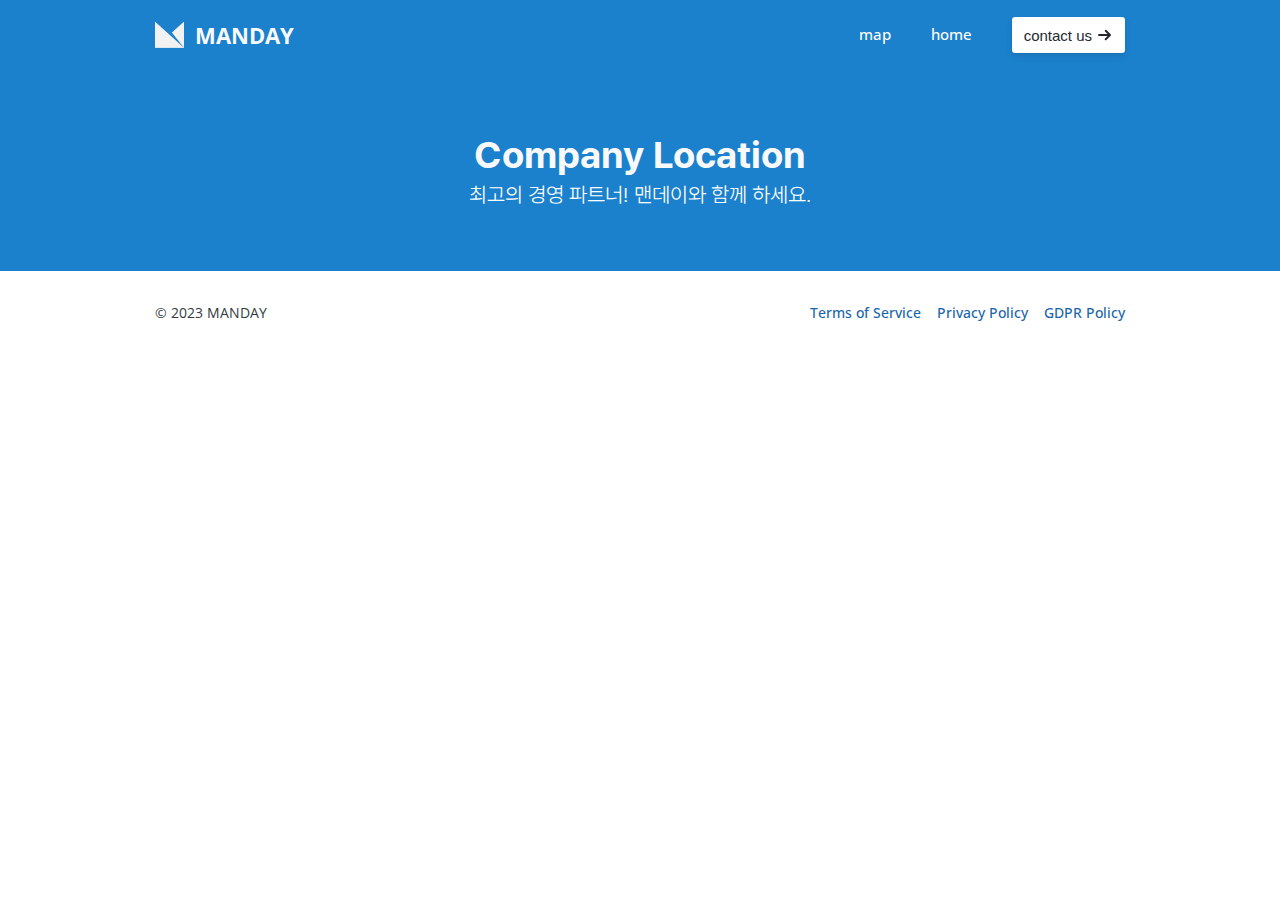
<file: map.html>
<!DOCTYPE html>
<html lang="en">
<head>
    <meta charset="utf-8">
    <meta http-equiv="x-ua-compatible" content="ie=edge">
    <meta name="viewport" content="width=device-width,initial-scale=1,shrink-to-fit=no">
    <title>맨데이</title>
    <meta name="twitter:title" content="Website Title">
    <meta name="description"
          content="This description shows when you share a link to your page on Facebook or Twitter.">
    <meta name="twitter:description"
          content="This description shows when you share a link to your page on Facebook or Twitter.">
    <link rel="icon" href="./lib_YMyasMeaZCKRByeS/jtvfz5xsvkvn62mc.svg?w=64&amp;h=64">
    <link rel="canonical" href="https://635pu2w7kf7u.umso.co/map">
    <link rel="stylesheet" href="./css/635pu2w7kf7u-0c810e7bd666e1824d2a5249ba78d369906f6d04.css">
    <style type="text/css">body {
        font-family: 'Open Sans';
        font-size: 14px;
        font-weight: 400;
        --title-scale: 1;
    }

    @media only screen and (max-width: 750px) {
        body {
            --title-scale: 0.7;
        }
    }

    .wr {
        max-width: 1030px;
        max-width: var(--wr-max);
    }

    .section:not(.dark) {
        --color-1: #f8f9fa;
        --color-2: #f1f3f5;
        --color-1-inv: #212529;
        --color-2-inv: #343a40;
    }

    .section.dark {
        --color-1: #212529;
        --color-2: #343a40;
        --color-1-inv: #f8f9fa;
        --color-2-inv: #f1f3f5;
    }

    .section:not(.dark), .theme--light, .section:not(.dark) .color-2, .theme--light .color-2 {
        color: #f1f3f5;

    }

    .section.dark, .theme--dark, .section.dark .color-2, .theme--dark .color-2 {
        color: #343a40;
    }

    .section:not(.dark) .color-1, .theme--light .color-1 {
        color: #f8f9fa;
    }

    .section.dark .color-1, .theme--dark .color-1 {
        color: #212529;
    }

    .section:not(.dark) .color-2, .theme--light .color-2 {
        color: #f1f3f5;
    }

    .section.dark .color-2, .theme--light .color-2 {
        color: #343a40;
    }

    a:not(.btn), .link {
        color: #4dabf7;
        --link-hover-bg: rgba(77, 171, 247, 0.05);
        --link-hover: #0a7ad4;
    }

    .dark a:not(.btn), .dark .link, .theme--dark .link, .theme--dark a:not(.btn) {
        color: #1864ab;
        --link-hover-bg: rgba(24, 100, 171, 0.05);
        --link-hover: #0b3052;
    }

    @font-face {
        font-family: 'Pretendard-Bold.woff,sans-serif';
        font-style: normal;
        font-weight: 400;
        src: url(./lib_lLBWkGDCSLgpndYp/7z2f1v3ueydegvhc.woff);
    }

    @font-face {
        font-family: 'Pretendard-Light.woff,sans-serif';
        font-style: normal;
        font-weight: 400;
        src: url(./lib_lLBWkGDCSLgpndYp/pevgq4cawhkg4457.woff);
    }

    @font-face {
        font-family: 'Pretendard-Regular.woff,sans-serif';
        font-style: normal;
        font-weight: 400;
        src: url(./lib_lLBWkGDCSLgpndYp/rwikrzov8ku8pmxs.woff);
    }

    .weight-text {
        font-weight: 400;
    }

    .weight-text-m {
        font-weight: 500;
    }

    .weight-text-h {
        font-weight: 600;
    }

    .weight-title {
        font-weight: 0;
    }

    .weight-title-m {
        font-weight: 0;
    }

    .weight-title-h {
        font-weight: 700;
    }

    .font-title {
        font-family: 'Open Sans';
    }

    body {
        --btn-radius: 3px;
    }

    .btn {
        display: inline-flex;
        position: relative;
        background: #eee;
        justify-content: center;
        align-items: center;
        text-decoration: none;
        margin: 0;
        padding: 0.7em 0.8em;
        line-height: 1;
        color: var(--color);
        border: none;
        border-radius: 3px;
        font-family: -apple-system, BlinkMacSystemFont, Segoe UI, Helvetica, Arial, sans-serif;
        font-size: 1.05em;
        font-weight: 500;
        outline: none;
        cursor: pointer;
        box-sizing: border-box;
        text-decoration: none;
        transition: all 0.2s ease-in-out;
    }

    .btn span {
        text-decoration: none;
    }

    .btn--large {
        font-size: 1.2em;
    }

    .btn svg:first-child {
        margin-right: 0.4em;
    }

    .btn svg:last-child {
        margin-left: 0.4em;
    }

    .btn:hover {
        text-decoration: none;
    }

    .btn:hover span {
        text-decoration: none;
    }

    .btn {
        font-size: 16px;
        color: rgb(36, 41, 46);
        background: #fff;
        border: none;
        box-shadow: 0px 4px 6px 0px rgba(50, 50, 93, .11), 0px 1px 3px 0px rgba(0, 0, 0, .08);
        padding: nullem nullem;
    }

    .btn:hover {
        background: #fefefe;
        border: none;
        box-shadow: 0px 4px 10px 0px rgba(50, 50, 93, .226), 0px 1px 3px 0px rgba(0, 0, 0, .08);
        padding: nullem nullem;
    }

    a, .link {
        text-decoration: none;
        font-weight: 500;
    }

    a:not(.btn):hover {
        text-decoration: underline
    }

    .section.section--orsqxxao7omlgk5s a:not(.btn), .section.section--orsqxxao7omlgk5s .link {
        color: #FFFFFF;
        --link-hover-bg: rgba(255, 255, 255, 0.05);
        --link-hover: #cccccc;
    }

    .section.section--orsqxxao7omlgk5s {
        --color-link: #FFFFFF;
    }

    .section.section--8unkh8e71yo63160 .font-title {
        font-family: 'Pretendard-Bold.woff,sans-serif';
    }

    .section.section--8unkh8e71yo63160 .font-title {
        font-weight: 400;
    }

    .section.section--8unkh8e71yo63160 .weight-text {
        font-weight: 400;
    }

    .section.section--7nz0oy8fpi6apvtr .font-title {
        font-family: 'Pretendard-Bold.woff,sans-serif';
    }

    .section.section--7nz0oy8fpi6apvtr .font-title {
        font-weight: 400;
    }

    .section.section--7nz0oy8fpi6apvtr .weight-text {
        font-weight: 400;
    }

    .section.section--7nz0oy8fpi6apvtr a:not(.btn), .section.section--7nz0oy8fpi6apvtr .link {
        color: rgb(255, 255, 255);
        --link-hover-bg: rgba(255, 255, 255, 0.05);
        --link-hover: rgb(204, 204, 204);
    }

    .section.section--7nz0oy8fpi6apvtr {
        --color-link: rgb(255, 255, 255);
    }</style>
    <link href="https://fonts.googleapis.com/css?family=Open+Sans:700|Open+Sans:600,400,500&amp;display=fallback"
          rel="stylesheet">
</head>
<body>
<script>!function () {
    const e = false;
    window.SendEvent = function (n) {
        if (!n) return void console.error('error when sending event');
        const t = JSON.stringify({
            siteId: n.siteId,
            category: n.category,
            name: n.name,
            data: n.data,
            isPriorBlockingEnabled: e
        });
        if (n.asBeacon && navigator.sendBeacon) return void navigator.sendBeacon('/api/event', t);
        let o = new XMLHttpRequest;
        o.open('POST', '/api/event', !0), o.setRequestHeader('Content-Type', 'application/x-www-form-urlencoded; charset=UTF-8'), o.send(t)
    }
}();</script>
<script>!function () {
    const e = false;
    window.PageView = function () {
    }
}();</script>
<div id="header" class="section header section--orsqxxao7omlgk5s" style="--wr-max:1030px">
    <div class="wr color-1" style="margin-top:10px;margin-bottom:10px">
        <div id="headerNav">
            <div class="logoWrapper" id="headerLogo"><a href="index.html" class="header__logoImg"><img
                    src="./lib_YMyasMeaZCKRByeS/jfq6zbmgx4hlktxl.png?w=58" width="29" alt="[object Object]"></a><a
                    href="index.html" class="header__logo" style="font-weight:700;font-size:22px">MANDAY</a></div>
            <div class="spacer"></div>
            <div class="headerNav__links"><a href="./map.html">map</a><a href="index.html">home</a></div>
            <div class="header__navCtas"><a id="btn_cn44b2yr4i" class="btn primary" href="./contact.html"><span>contact us</span>
                <svg width="1em" viewBox="0 0 15 12" xmlns="http://www.w3.org/2000/svg">
                    <path d="M9.6 7H1a1 1 0 1 1 0-2h8.6L7 2.4A1 1 0 0 1 8.4 1l4.3 4.2c.2.3.3.5.3.8 0 .3-.1.5-.3.7L8.4 11A1 1 0 1 1 7 9.5L9.6 7z"
                          fill="currentColor"></path>
                </svg>
            </a></div>
        </div>
        <div id="headerMenuButton" class="burger">Menu</div>
    </div>
    <div class="headerMenu">
        <div id="headerDrawerBackdrop" class="headerMenu__backdrop"></div>
        <div class="headerMenu__wrapper" style="background-color:rgb(21, 101, 159)">
            <ul class="headerMenu__links">
                <li><a href="./map.html" class="drawerLink">map</a></li>
                <li><a href="index.html" class="drawerLink">home</a></li>
                <li>
                    <div class="drawerButtonChildren"><a href="./contact.html">
                        <div class="headerButtonChild__meta">contact us</div>
                        <svg width="13" height="12" xmlns="http://www.w3.org/2000/svg">
                            <path d="M9.557 7H1a1 1 0 1 1 0-2h8.586L7.007 2.421a1 1 0 0 1 1.414-1.414l4.243 4.243c.203.202.3.47.292.736a.997.997 0 0 1-.292.735L8.42 10.964A1 1 0 1 1 7.007 9.55L9.557 7z"
                                  fill="currentColor"></path>
                        </svg>
                    </a></div>
                </li>
            </ul>
        </div>
    </div>
</div>
<div id="titles" class="section section--titles section--center section--8unkh8e71yo63160"
     style="background-color:rgb(27, 129, 204);padding-bottom:60px;padding-top:60px;--pdx-min-height:0px;--wr-max:1030px;color:rgb(255, 255, 255);font-family:&#x27;Pretendard-Light.woff,sans-serif&#x27;">
    <div id="headerSpacer" style="height:50px"></div>
    <script>!function () {
        var e, t = document.getElementById("header"), n = document.getElementById("headerSpacer");
        t && n && (e = t.getBoundingClientRect().height, n.setAttribute("style", "height:" + e + "px"))
    }()</script>
    <div class="wr"><h1 class="color-1 weight-title-h font-title section__title center">Company Location</h1>
        <p class="weight-text section__subtitle center" style="margin-bottom:0">최고의 경영 파트너! 맨데이와 함께 하세요.</p></div>
</div>

<footer id="footer" class="section section--footer section--center dark"
        style="background-color:#fff;padding-bottom:15px;padding-top:15px;--pdx-min-height:0px;--wr-max:1030px">
    <div class="wr">
        <div class="footer footer--simple">
            <div class="footer__primary">
                <nav class="footer__linkRow"></nav>
                <span>© 2023 MANDAY</span></div>
            <nav class="footer__linkRow"><a href="#">Terms of Service</a><a href="#">Privacy Policy</a><a href="#">GDPR
                Policy</a></nav>
        </div>
    </div>
</footer>
<script>window.PageView()</script>
<script>!function () {
    function e() {
        window.innerWidth < s + l + 60 + (u ? 60 : 40) + 10 ? d.classList.add("header--withDrawer") : d.classList.remove("header--withDrawer")
    }

    function t() {
        d.classList.toggle("header--drawerOpen")
    }

    var d = document.getElementById("header"), r = document.getElementById("headerMenuButton"),
        n = (document.getElementById("headerDrawer"), document.getElementById("headerDrawerBackdrop")),
        a = document.getElementById("headerLogo"), o = document.getElementById("headerNav"),
        c = document.querySelector("#header .headerMenu__wrapper"),
        i = document.querySelector("#headerNav .headerNav__links"),
        h = document.querySelector("#headerNav .header__navCtas"), s = a ? a.offsetWidth : 0,
        l = (i ? i.offsetWidth : 0) + (h ? h.offsetWidth : 0), u = o.classList.contains("logoCenter");
    r && (r.onclick = t), n && (n.onclick = t), c && (c.onclick = t), window.addEventListener("resize", e), e()
}()</script>
<script>!function (e, t) {
    "function" == typeof define && define.amd ? define([], function () {
        return t(e)
    }) : "object" == typeof exports ? module.exports = t(e) : e.SmoothScroll = t(e)
}("undefined" != typeof global ? global : "undefined" != typeof window ? window : this, function (I) {
    "use strict";

    function C() {
        for (var n = {}, e = 0; e < arguments.length; e++) !function (e) {
            for (var t in e) e.hasOwnProperty(t) && (n[t] = e[t])
        }(arguments[e]);
        return n
    }

    function c(t) {
        var n;
        try {
            n = decodeURIComponent(t)
        } catch (e) {
            n = t
        }
        return n
    }

    function s(e) {
        "#" === e.charAt(0) && (e = e.substr(1));
        for (var t, n, o = String(e), r = o.length, a = -1, i = "", c = o.charCodeAt(0); ++a < r;) {
            if (0 === (t = o.charCodeAt(a))) throw new InvalidCharacterError("Invalid character: the input contains U+0000.");
            i += 1 <= t && t <= 31 || 127 == t || 0 === a && 48 <= t && t <= 57 || 1 === a && 48 <= t && t <= 57 && 45 === c ? "\\" + t.toString(16) + " " : 128 <= t || 45 === t || 95 === t || 48 <= t && t <= 57 || 65 <= t && t <= 90 || 97 <= t && t <= 122 ? o.charAt(a) : "\\" + o.charAt(a)
        }
        try {
            n = decodeURIComponent("#" + i)
        } catch (e) {
            n = "#" + i
        }
        return n
    }

    function w() {
        return Math.max(document.body.scrollHeight, document.documentElement.scrollHeight, document.body.offsetHeight, document.documentElement.offsetHeight, document.body.clientHeight, document.documentElement.clientHeight)
    }

    function L(e) {
        return e ? (t = e, parseInt(I.getComputedStyle(t).height, 10) + e.offsetTop) : 0;
        var t
    }

    function A(e, t, n, o) {
        var r;
        t.emitEvents && "function" == typeof I.CustomEvent && (r = new CustomEvent(e, {
            bubbles: !0,
            detail: {anchor: n, toggle: o}
        }), document.dispatchEvent(r))
    }

    var H = {
        ignore: "[data-scroll-ignore]",
        header: null,
        topOnEmptyHash: !0,
        speed: 500,
        clip: !0,
        offset: 0,
        easing: "easeInOutCubic",
        customEasing: null,
        updateURL: !0,
        popstate: !0,
        emitEvents: !0
    };
    return function (o, e) {
        var v, r, S, E, t, b, O = {
            cancelScroll: function (e) {
                cancelAnimationFrame(b), b = null, e || A("scrollCancel", v)
            }
        };
        O.animateScroll = function (i, c, e) {
            var s, u, r, a, l, d, m, f, h, p, t, n, g = C(v || H, e || {}),
                y = "[object Number]" === Object.prototype.toString.call(i), o = y || !i.tagName ? null : i;
            (y || o) && (s = I.pageYOffset, g.header && !S && (S = document.querySelector(g.header)), E = E || L(S), l = y ? i : function (e, t, n, o) {
                var r = 0;
                if (e.offsetParent) for (; r += e.offsetTop, e = e.offsetParent;) ;
                return r = Math.max(r - t - n, 0), o && (r = Math.min(r, w() - I.innerHeight)), r
            }(o, E, parseInt("function" == typeof g.offset ? g.offset(i, c) : g.offset, 10), g.clip), d = l - s, m = w(), h = function (e, t) {
                var n, o, r, a = I.pageYOffset;
                if (e == t || a == t || (s < t && I.innerHeight + a) >= m) return O.cancelScroll(!0), o = t, r = y, 0 === (n = i) && document.body.focus(), r || (n.focus(), document.activeElement !== n && (n.setAttribute("tabindex", "-1"), n.focus(), n.style.outline = "none"), I.scrollTo(0, o)), A("scrollStop", g, i, c), !(b = u = null)
            }, p = function (e) {
                var t, n, o;
                r = (f += e - (u = u || e)) / parseInt(g.speed, 10), a = s + d * (n = r = 1 < r ? 1 : r, "easeInQuad" === (t = g).easing && (o = n * n), "easeOutQuad" === t.easing && (o = n * (2 - n)), "easeInOutQuad" === t.easing && (o = n < .5 ? 2 * n * n : (4 - 2 * n) * n - 1), "easeInCubic" === t.easing && (o = n * n * n), "easeOutCubic" === t.easing && (o = --n * n * n + 1), "easeInOutCubic" === t.easing && (o = n < .5 ? 4 * n * n * n : (n - 1) * (2 * n - 2) * (2 * n - 2) + 1), "easeInQuart" === t.easing && (o = n * n * n * n), "easeOutQuart" === t.easing && (o = 1 - --n * n * n * n), "easeInOutQuart" === t.easing && (o = n < .5 ? 8 * n * n * n * n : 1 - 8 * --n * n * n * n), "easeInQuint" === t.easing && (o = n * n * n * n * n), "easeOutQuint" === t.easing && (o = 1 + --n * n * n * n * n), "easeInOutQuint" === t.easing && (o = n < .5 ? 16 * n * n * n * n * n : 1 + 16 * --n * n * n * n * n), t.customEasing && (o = t.customEasing(n)), o || n), I.scrollTo(0, Math.floor(a)), h(a, l) || (b = I.requestAnimationFrame(p), u = e)
            }, (f = 0) === I.pageYOffset && I.scrollTo(0, 0), t = i, n = g, y || history.pushState && n.updateURL && history.pushState({
                smoothScroll: JSON.stringify(n),
                anchor: t.id
            }, document.title, t === document.documentElement ? "#top" : "#" + t.id), A("scrollStart", g, i, c), O.cancelScroll(!0), I.requestAnimationFrame(p))
        };

        function n(e) {
            var t, n;
            !("matchMedia" in I && I.matchMedia("(prefers-reduced-motion)").matches || 0 !== e.button || e.metaKey || e.ctrlKey) && "closest" in e.target && (r = e.target.closest(o)) && "a" === r.tagName.toLowerCase() && !e.target.closest(v.ignore) && r.hostname === I.location.hostname && r.pathname === I.location.pathname && /#/.test(r.href) && (t = s(c(r.hash)), (n = (n = v.topOnEmptyHash && "#" === t ? document.documentElement : document.querySelector(t)) || "#top" !== t ? n : document.documentElement) && (e.preventDefault(), O.animateScroll(n, r)))
        }

        function a(e) {
            var t;
            null !== history.state && history.state.smoothScroll && history.state.smoothScroll === JSON.stringify(v) && history.state.anchor && ((t = document.querySelector(s(c(history.state.anchor)))) && O.animateScroll(t, null, {updateURL: !1}))
        }

        function i(e) {
            t = t || setTimeout(function () {
                t = null, E = L(S)
            }, 66)
        }

        return O.destroy = function () {
            v && (document.removeEventListener("click", n, !1), I.removeEventListener("resize", i, !1), I.removeEventListener("popstate", a, !1), O.cancelScroll(), b = t = E = S = r = v = null)
        }, O.init = function (e) {
            if (!("querySelector" in document && "addEventListener" in I && "requestAnimationFrame" in I && "closest" in I.Element.prototype)) throw"Smooth Scroll: This browser does not support the required JavaScript methods and browser APIs.";
            O.destroy(), v = C(H, e || {}), S = v.header ? document.querySelector(v.header) : null, E = L(S), document.addEventListener("click", n, !1), S && I.addEventListener("resize", i, !1), v.updateURL && v.popstate && I.addEventListener("popstate", a, !1)
        }, O.init(e), O
    }
})</script>
<script data-version="2.0.8">!function () {
    var e = 0;
    document.getElementsByClassName('header--fixed').length && (e = document.getElementsByClassName('header--fixed')[0].clientHeight), new window.SmoothScroll('a[href*="#"]', {offset: e})
}(), function () {
    const e = document.querySelectorAll('a');
    Array.prototype.forEach.call(e, (function (e, t) {
        e.addEventListener('click', (function (e) {
            window.SendEvent({
                siteId: '635pu2w7kf7u',
                category: 'button',
                name: e.target.innerText,
                data: {url: e.target.href},
                asBeacon: !0
            })
        }))
    }))
}();</script>
</body>
</html>
</file>
